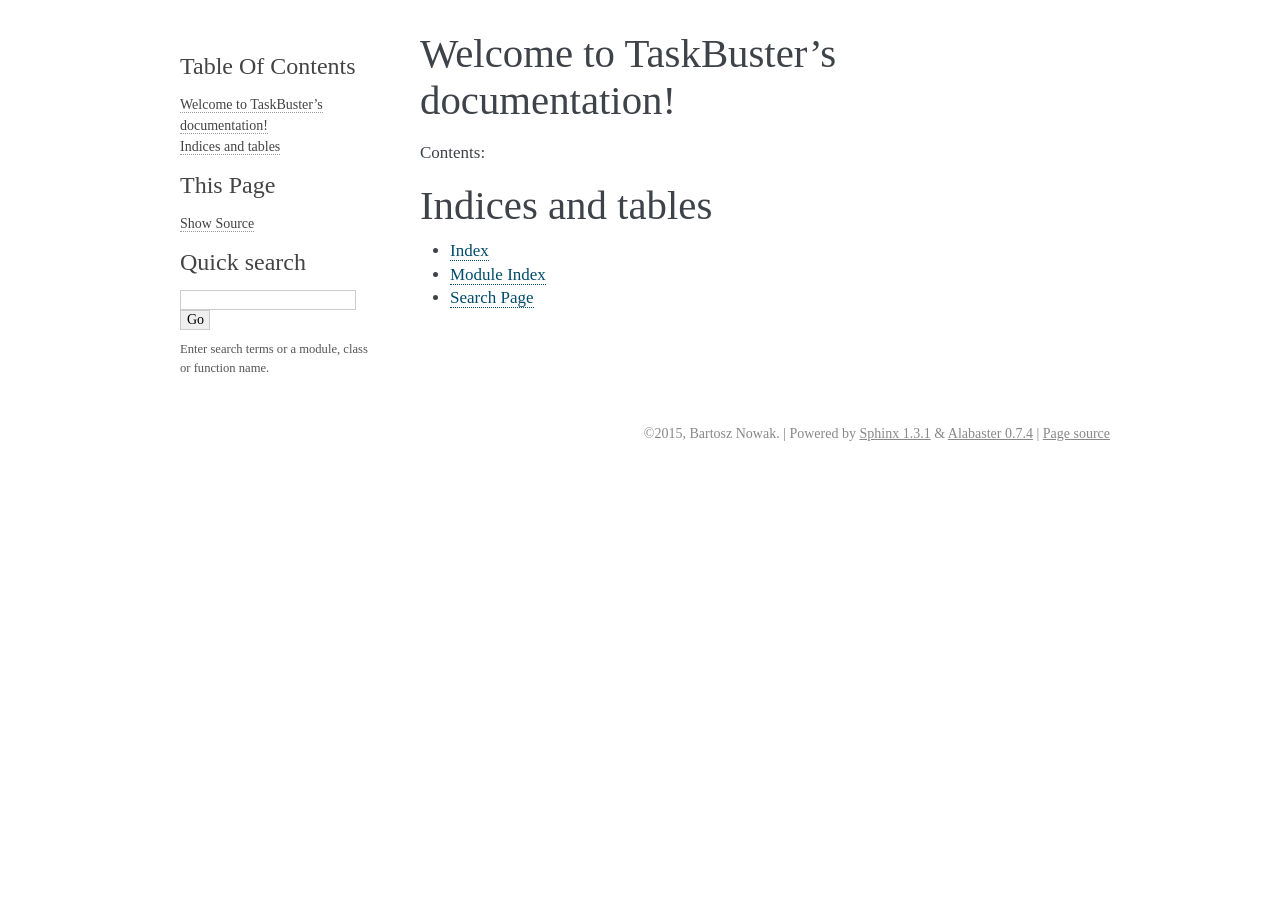
<file: docs/_build/html/index.html>
<!DOCTYPE html PUBLIC "-//W3C//DTD XHTML 1.0 Transitional//EN"
  "http://www.w3.org/TR/xhtml1/DTD/xhtml1-transitional.dtd">


<html xmlns="http://www.w3.org/1999/xhtml">
  <head>
    <meta http-equiv="Content-Type" content="text/html; charset=utf-8" />
    
    <title>Welcome to TaskBuster’s documentation! &mdash; TaskBuster 0.1 documentation</title>
    
    <link rel="stylesheet" href="_static/alabaster.css" type="text/css" />
    <link rel="stylesheet" href="_static/pygments.css" type="text/css" />
    
    <script type="text/javascript">
      var DOCUMENTATION_OPTIONS = {
        URL_ROOT:    './',
        VERSION:     '0.1',
        COLLAPSE_INDEX: false,
        FILE_SUFFIX: '.html',
        HAS_SOURCE:  true
      };
    </script>
    <script type="text/javascript" src="_static/jquery.js"></script>
    <script type="text/javascript" src="_static/underscore.js"></script>
    <script type="text/javascript" src="_static/doctools.js"></script>
    <link rel="top" title="TaskBuster 0.1 documentation" href="#" />
   
  
  <meta name="viewport" content="width=device-width, initial-scale=0.9, maximum-scale=0.9">

  </head>
  <body role="document">
    <div class="related" role="navigation" aria-label="related navigation">
      <h3>Navigation</h3>
      <ul>
        <li class="right" style="margin-right: 10px">
          <a href="genindex.html" title="General Index"
             accesskey="I">index</a></li>
        <li class="nav-item nav-item-0"><a href="#">TaskBuster 0.1 documentation</a> &raquo;</li> 
      </ul>
    </div>  

    <div class="document">
      <div class="documentwrapper">
        <div class="bodywrapper">
          <div class="body" role="main">
            
  <div class="section" id="welcome-to-taskbuster-s-documentation">
<h1>Welcome to TaskBuster&#8217;s documentation!<a class="headerlink" href="#welcome-to-taskbuster-s-documentation" title="Permalink to this headline">¶</a></h1>
<p>Contents:</p>
<div class="toctree-wrapper compound">
<ul class="simple">
</ul>
</div>
</div>
<div class="section" id="indices-and-tables">
<h1>Indices and tables<a class="headerlink" href="#indices-and-tables" title="Permalink to this headline">¶</a></h1>
<ul class="simple">
<li><a class="reference internal" href="genindex.html"><span>Index</span></a></li>
<li><a class="reference internal" href="py-modindex.html"><span>Module Index</span></a></li>
<li><a class="reference internal" href="search.html"><span>Search Page</span></a></li>
</ul>
</div>


          </div>
        </div>
      </div>
      <div class="sphinxsidebar" role="navigation" aria-label="main navigation">
        <div class="sphinxsidebarwrapper">
  <h3><a href="#">Table Of Contents</a></h3>
  <ul>
<li><a class="reference internal" href="#">Welcome to TaskBuster&#8217;s documentation!</a></li>
<li><a class="reference internal" href="#indices-and-tables">Indices and tables</a></li>
</ul>

  <div role="note" aria-label="source link">
    <h3>This Page</h3>
    <ul class="this-page-menu">
      <li><a href="_sources/index.txt"
            rel="nofollow">Show Source</a></li>
    </ul>
   </div>
<div id="searchbox" style="display: none" role="search">
  <h3>Quick search</h3>
    <form class="search" action="search.html" method="get">
      <input type="text" name="q" />
      <input type="submit" value="Go" />
      <input type="hidden" name="check_keywords" value="yes" />
      <input type="hidden" name="area" value="default" />
    </form>
    <p class="searchtip" style="font-size: 90%">
    Enter search terms or a module, class or function name.
    </p>
</div>
<script type="text/javascript">$('#searchbox').show(0);</script>
        </div>
      </div>
      <div class="clearer"></div>
    </div>
    <div class="footer">
      &copy;2015, Bartosz Nowak.
      
      |
      Powered by <a href="http://sphinx-doc.org/">Sphinx 1.3.1</a>
      &amp; <a href="https://github.com/bitprophet/alabaster">Alabaster 0.7.4</a>
      
      |
      <a href="_sources/index.txt"
          rel="nofollow">Page source</a></li>
    </div>

    

    
  </body>
</html>
</file>
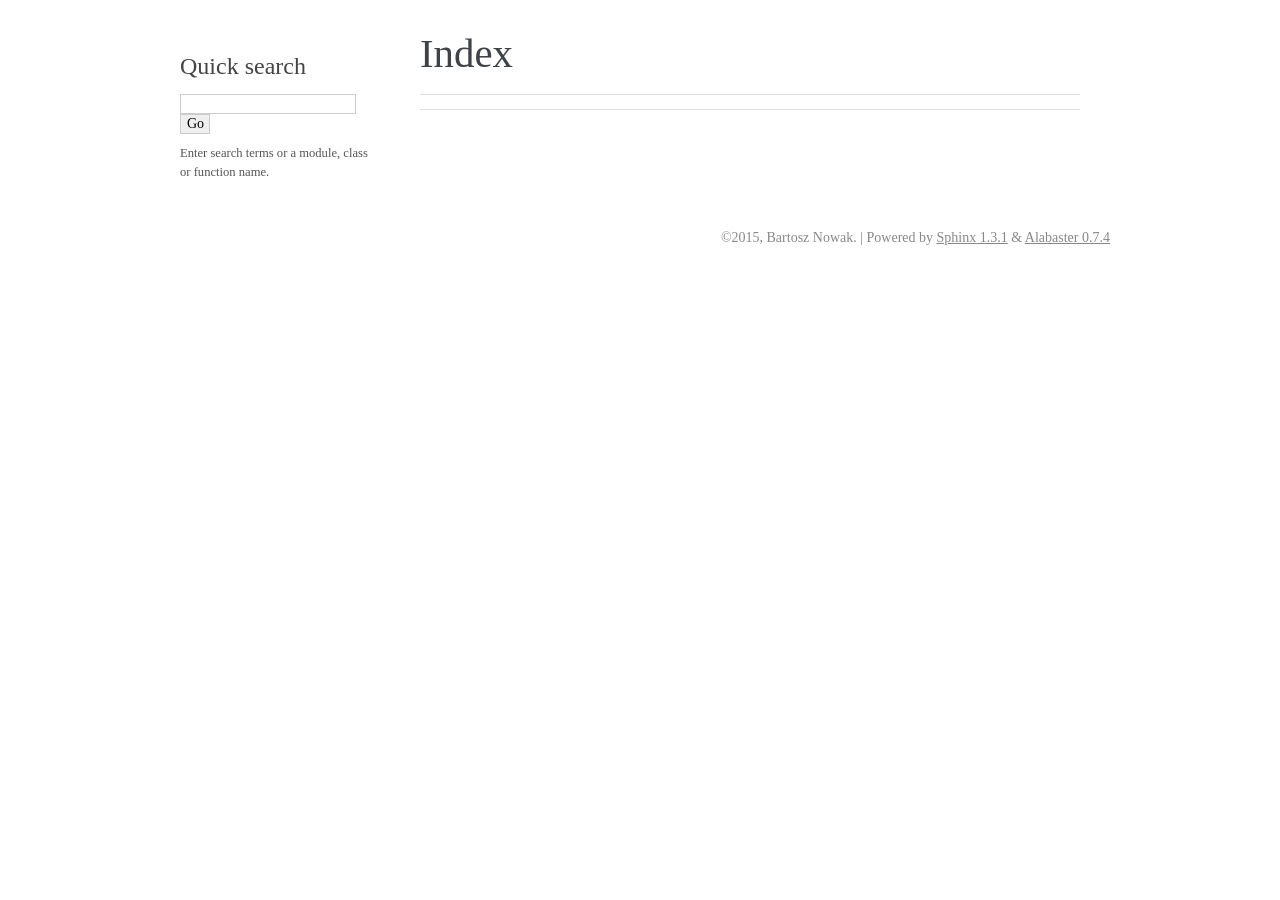
<file: docs/_build/html/genindex.html>
<!DOCTYPE html PUBLIC "-//W3C//DTD XHTML 1.0 Transitional//EN"
  "http://www.w3.org/TR/xhtml1/DTD/xhtml1-transitional.dtd">


<html xmlns="http://www.w3.org/1999/xhtml">
  <head>
    <meta http-equiv="Content-Type" content="text/html; charset=utf-8" />
    
    <title>Index &mdash; TaskBuster 0.1 documentation</title>
    
    <link rel="stylesheet" href="_static/alabaster.css" type="text/css" />
    <link rel="stylesheet" href="_static/pygments.css" type="text/css" />
    
    <script type="text/javascript">
      var DOCUMENTATION_OPTIONS = {
        URL_ROOT:    './',
        VERSION:     '0.1',
        COLLAPSE_INDEX: false,
        FILE_SUFFIX: '.html',
        HAS_SOURCE:  true
      };
    </script>
    <script type="text/javascript" src="_static/jquery.js"></script>
    <script type="text/javascript" src="_static/underscore.js"></script>
    <script type="text/javascript" src="_static/doctools.js"></script>
    <link rel="top" title="TaskBuster 0.1 documentation" href="index.html" />
   
  
  <meta name="viewport" content="width=device-width, initial-scale=0.9, maximum-scale=0.9">

  </head>
  <body role="document">
    <div class="related" role="navigation" aria-label="related navigation">
      <h3>Navigation</h3>
      <ul>
        <li class="right" style="margin-right: 10px">
          <a href="#" title="General Index"
             accesskey="I">index</a></li>
        <li class="nav-item nav-item-0"><a href="index.html">TaskBuster 0.1 documentation</a> &raquo;</li> 
      </ul>
    </div>  

    <div class="document">
      <div class="documentwrapper">
        <div class="bodywrapper">
          <div class="body" role="main">
            

<h1 id="index">Index</h1>

<div class="genindex-jumpbox">
 
</div>


          </div>
        </div>
      </div>
      <div class="sphinxsidebar" role="navigation" aria-label="main navigation">
        <div class="sphinxsidebarwrapper">

   

<div id="searchbox" style="display: none" role="search">
  <h3>Quick search</h3>
    <form class="search" action="search.html" method="get">
      <input type="text" name="q" />
      <input type="submit" value="Go" />
      <input type="hidden" name="check_keywords" value="yes" />
      <input type="hidden" name="area" value="default" />
    </form>
    <p class="searchtip" style="font-size: 90%">
    Enter search terms or a module, class or function name.
    </p>
</div>
<script type="text/javascript">$('#searchbox').show(0);</script>
        </div>
      </div>
      <div class="clearer"></div>
    </div>
    <div class="footer">
      &copy;2015, Bartosz Nowak.
      
      |
      Powered by <a href="http://sphinx-doc.org/">Sphinx 1.3.1</a>
      &amp; <a href="https://github.com/bitprophet/alabaster">Alabaster 0.7.4</a>
      
    </div>

    

    
  </body>
</html>
</file>
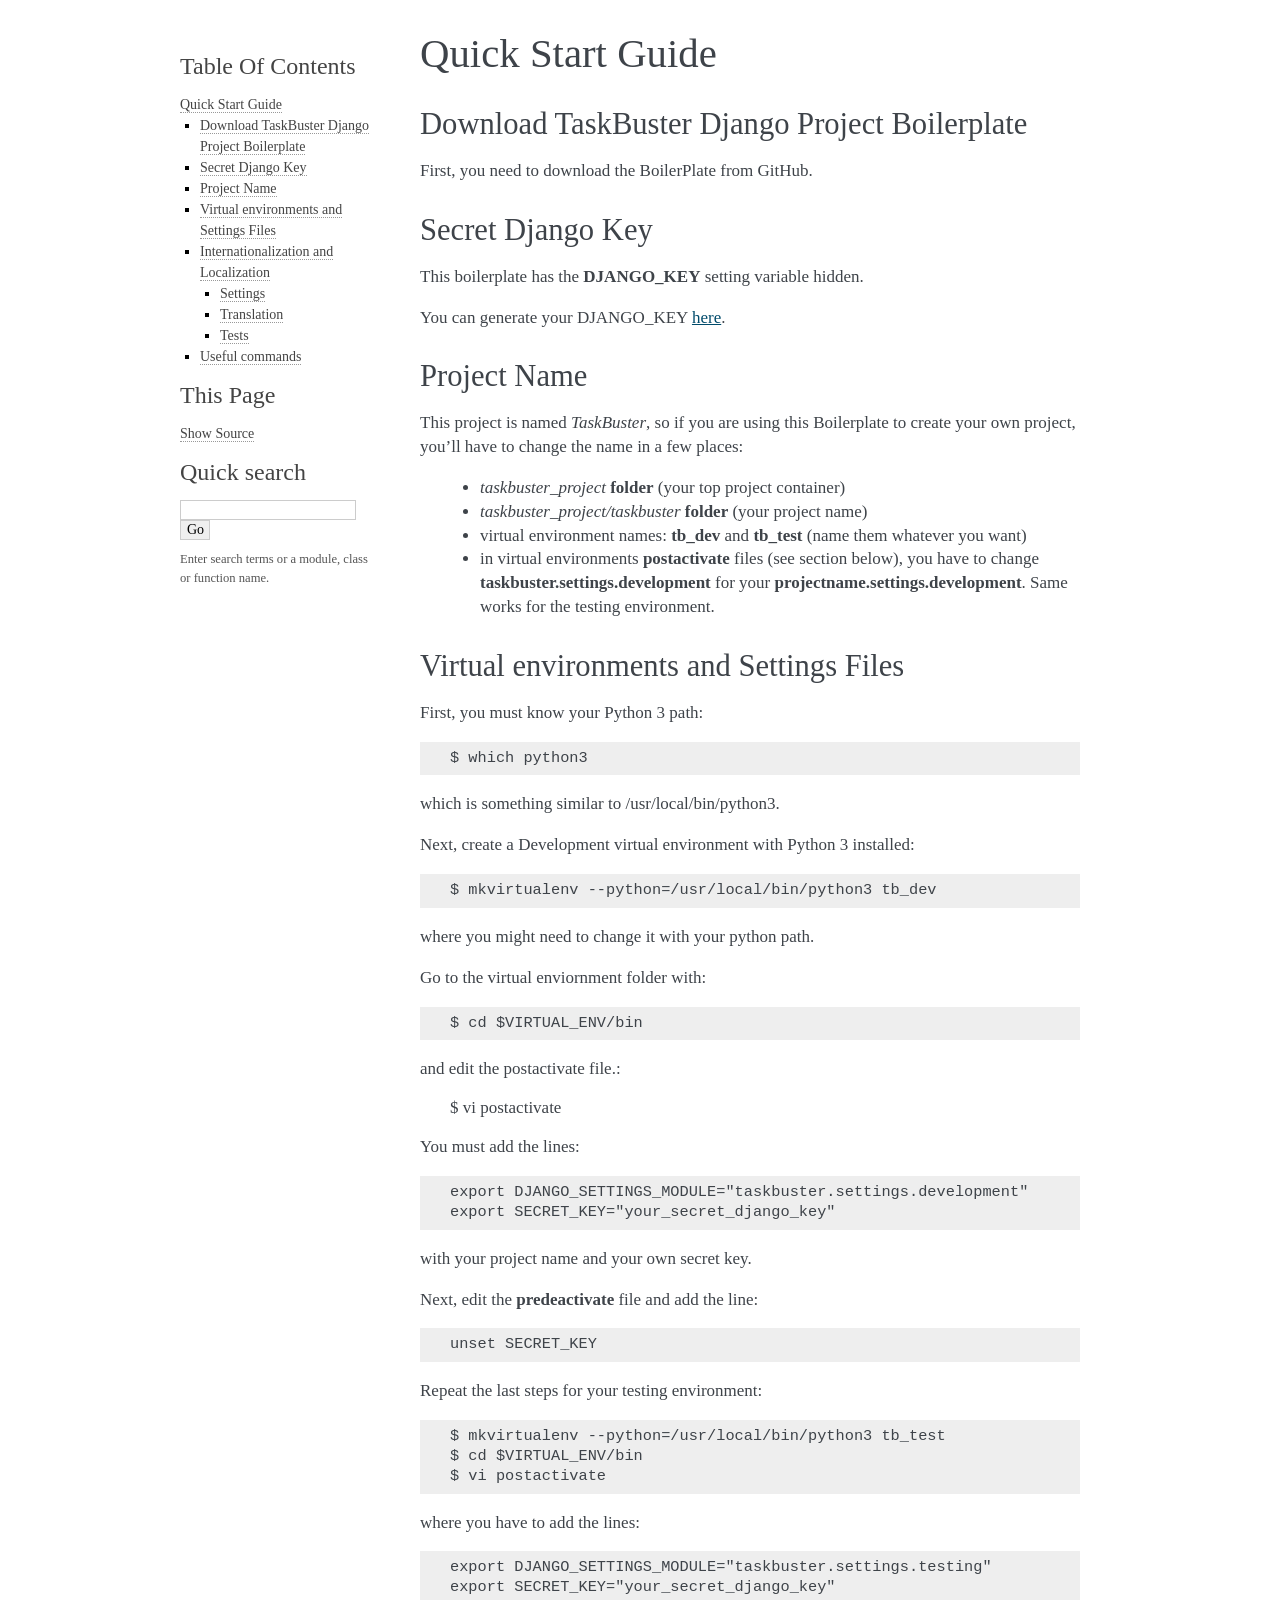
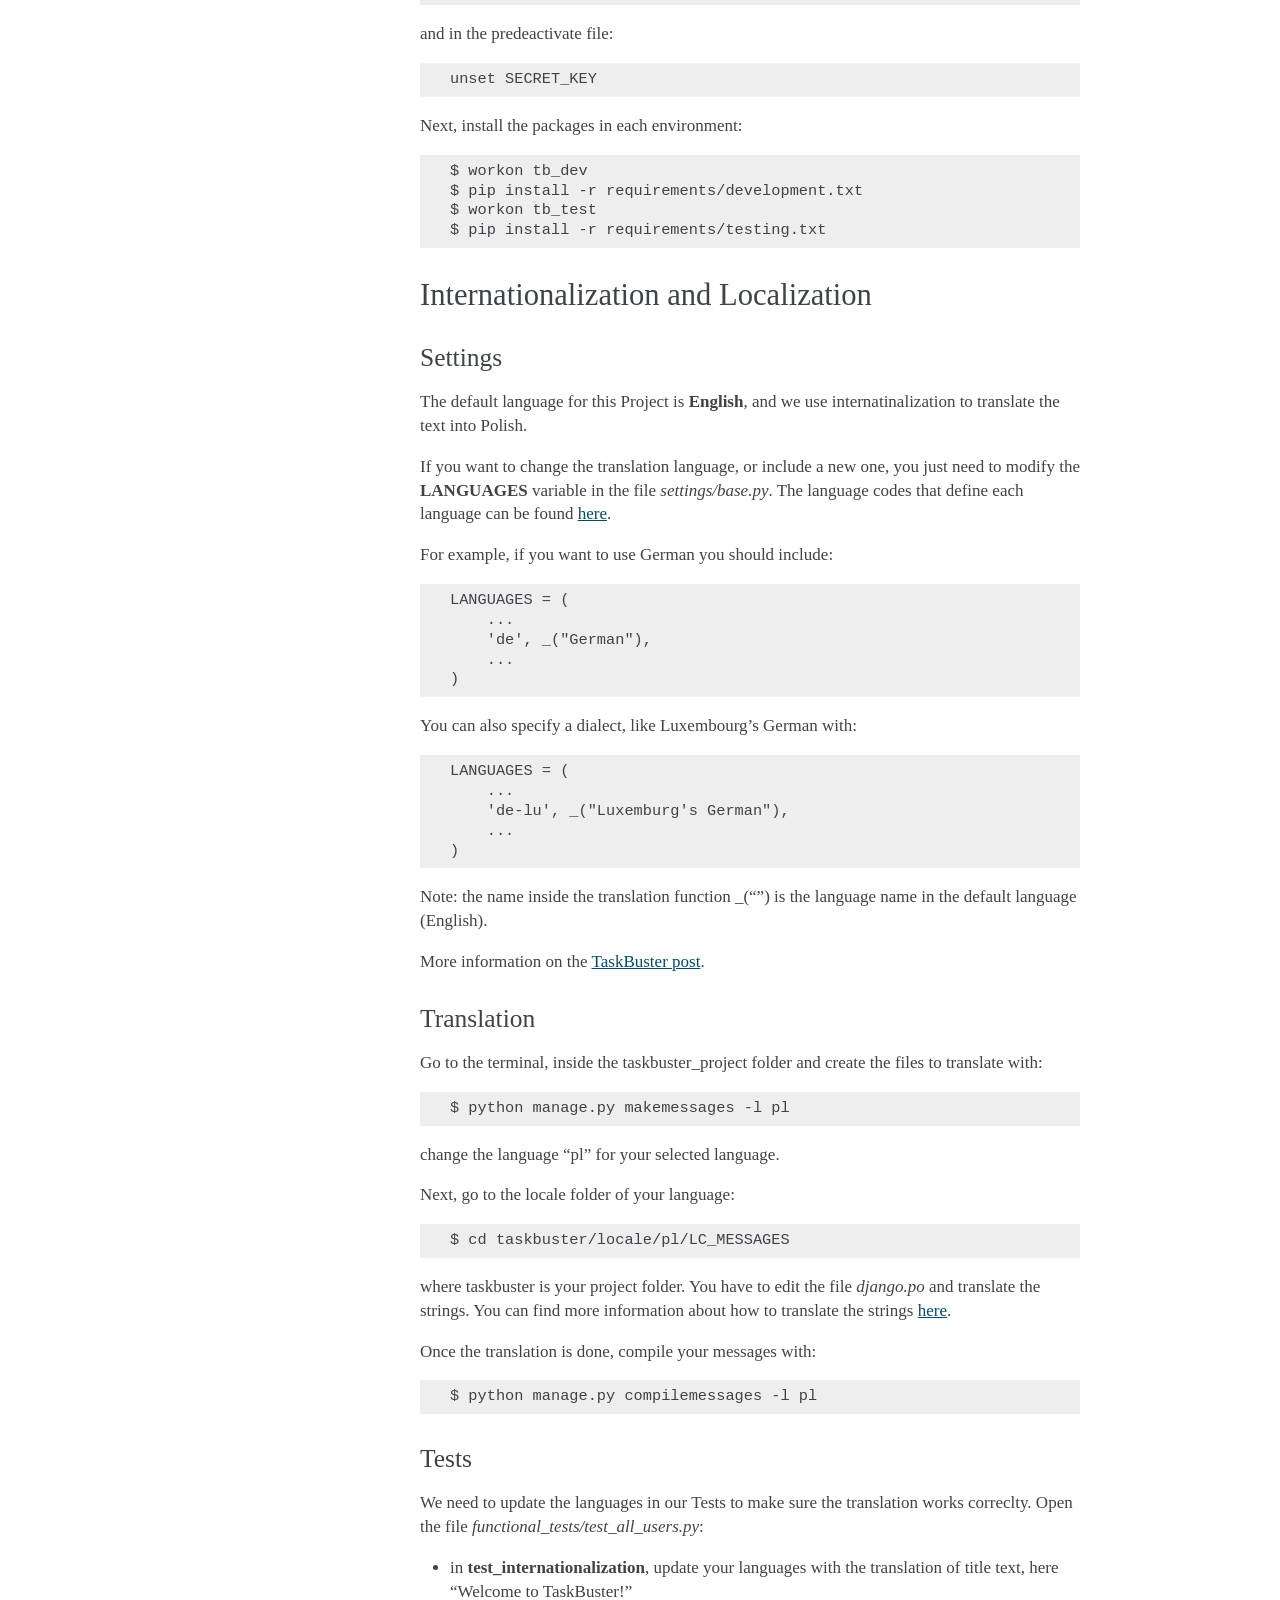
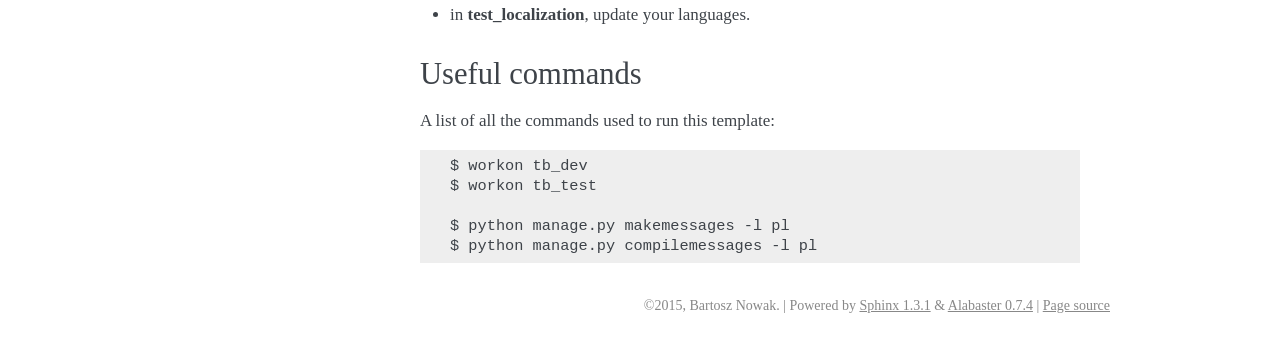
<file: docs/_build/html/quick_start.html>
<!DOCTYPE html PUBLIC "-//W3C//DTD XHTML 1.0 Transitional//EN"
  "http://www.w3.org/TR/xhtml1/DTD/xhtml1-transitional.dtd">


<html xmlns="http://www.w3.org/1999/xhtml">
  <head>
    <meta http-equiv="Content-Type" content="text/html; charset=utf-8" />
    
    <title>Quick Start Guide &mdash; TaskBuster 0.1 documentation</title>
    
    <link rel="stylesheet" href="_static/alabaster.css" type="text/css" />
    <link rel="stylesheet" href="_static/pygments.css" type="text/css" />
    
    <script type="text/javascript">
      var DOCUMENTATION_OPTIONS = {
        URL_ROOT:    './',
        VERSION:     '0.1',
        COLLAPSE_INDEX: false,
        FILE_SUFFIX: '.html',
        HAS_SOURCE:  true
      };
    </script>
    <script type="text/javascript" src="_static/jquery.js"></script>
    <script type="text/javascript" src="_static/underscore.js"></script>
    <script type="text/javascript" src="_static/doctools.js"></script>
    <link rel="top" title="TaskBuster 0.1 documentation" href="index.html" />
   
  
  <meta name="viewport" content="width=device-width, initial-scale=0.9, maximum-scale=0.9">

  </head>
  <body role="document">
    <div class="related" role="navigation" aria-label="related navigation">
      <h3>Navigation</h3>
      <ul>
        <li class="right" style="margin-right: 10px">
          <a href="genindex.html" title="General Index"
             accesskey="I">index</a></li>
        <li class="nav-item nav-item-0"><a href="index.html">TaskBuster 0.1 documentation</a> &raquo;</li> 
      </ul>
    </div>  

    <div class="document">
      <div class="documentwrapper">
        <div class="bodywrapper">
          <div class="body" role="main">
            
  <div class="section" id="quick-start-guide">
<h1>Quick Start Guide<a class="headerlink" href="#quick-start-guide" title="Permalink to this headline">¶</a></h1>
<div class="section" id="download-taskbuster-django-project-boilerplate">
<h2>Download TaskBuster Django Project Boilerplate<a class="headerlink" href="#download-taskbuster-django-project-boilerplate" title="Permalink to this headline">¶</a></h2>
<p>First, you need to download the BoilerPlate from GitHub.</p>
</div>
<div class="section" id="secret-django-key">
<h2>Secret Django Key<a class="headerlink" href="#secret-django-key" title="Permalink to this headline">¶</a></h2>
<p>This boilerplate has the <strong>DJANGO_KEY</strong> setting variable hidden.</p>
<p>You can generate your DJANGO_KEY <a href="http://www.miniwebtool.com/django-secret-key-generator"
target="_blank">here</a>.</p>
</div>
<div class="section" id="project-name">
<h2>Project Name<a class="headerlink" href="#project-name" title="Permalink to this headline">¶</a></h2>
<p>This project is named <em>TaskBuster</em>, so if you are using this
Boilerplate to create your own project, you&#8217;ll have to change
the name in a few places:</p>
<blockquote>
<div><ul class="simple">
<li><em>taskbuster_project</em> <strong>folder</strong> (your top project container)</li>
<li><em>taskbuster_project/taskbuster</em> <strong>folder</strong> (your project name)</li>
<li>virtual environment names: <strong>tb_dev</strong> and <strong>tb_test</strong> (name them whatever you want)</li>
<li>in virtual environments <strong>postactivate</strong> files (see section below), you have to change <strong>taskbuster.settings.development</strong> for your <strong>projectname.settings.development</strong>. Same works for the testing environment.</li>
</ul>
</div></blockquote>
</div>
<div class="section" id="virtual-environments-and-settings-files">
<h2>Virtual environments and Settings Files<a class="headerlink" href="#virtual-environments-and-settings-files" title="Permalink to this headline">¶</a></h2>
<p>First, you must know your Python 3 path:</p>
<div class="highlight-python"><div class="highlight"><pre>$ which python3
</pre></div>
</div>
<p>which is something similar to /usr/local/bin/python3.</p>
<p>Next, create a Development virtual environment with Python 3 installed:</p>
<div class="highlight-python"><div class="highlight"><pre>$ mkvirtualenv --python=/usr/local/bin/python3 tb_dev
</pre></div>
</div>
<p>where you might need to change it with your python path.</p>
<p>Go to the virtual enviornment folder with:</p>
<div class="highlight-python"><div class="highlight"><pre>$ cd $VIRTUAL_ENV/bin
</pre></div>
</div>
<p>and edit the postactivate file.:</p>
<blockquote>
<div>$ vi postactivate</div></blockquote>
<p>You must add the lines:</p>
<div class="highlight-python"><div class="highlight"><pre>export DJANGO_SETTINGS_MODULE=&quot;taskbuster.settings.development&quot;
export SECRET_KEY=&quot;your_secret_django_key&quot;
</pre></div>
</div>
<p>with your project name and your own secret key.</p>
<p>Next, edit the <strong>predeactivate</strong> file and add the line:</p>
<div class="highlight-python"><div class="highlight"><pre>unset SECRET_KEY
</pre></div>
</div>
<p>Repeat the last steps for your testing environment:</p>
<div class="highlight-python"><div class="highlight"><pre>$ mkvirtualenv --python=/usr/local/bin/python3 tb_test
$ cd $VIRTUAL_ENV/bin
$ vi postactivate
</pre></div>
</div>
<p>where you have to add the lines:</p>
<div class="highlight-python"><div class="highlight"><pre>export DJANGO_SETTINGS_MODULE=&quot;taskbuster.settings.testing&quot;
export SECRET_KEY=&quot;your_secret_django_key&quot;
</pre></div>
</div>
<p>and in the predeactivate file:</p>
<div class="highlight-python"><div class="highlight"><pre>unset SECRET_KEY
</pre></div>
</div>
<p>Next, install the packages in each environment:</p>
<div class="highlight-python"><div class="highlight"><pre>$ workon tb_dev
$ pip install -r requirements/development.txt
$ workon tb_test
$ pip install -r requirements/testing.txt
</pre></div>
</div>
</div>
<div class="section" id="internationalization-and-localization">
<h2>Internationalization and Localization<a class="headerlink" href="#internationalization-and-localization" title="Permalink to this headline">¶</a></h2>
<div class="section" id="settings">
<h3>Settings<a class="headerlink" href="#settings" title="Permalink to this headline">¶</a></h3>
<p>The default language for this Project is <strong>English</strong>, and we use internatinalization to translate the text into Polish.</p>
<p>If you want to change the translation language, or include a new one, you just need to modify the <strong>LANGUAGES</strong> variable in the file <em>settings/base.py</em>. The language codes that define each language can be found <a href="http://msdn.microsoft.com/en-us/library/ms533052(v=vs.85).aspx" target="_blank">here</a>.</p>
<p>For example, if you want to use German you should include:</p>
<div class="highlight-python"><div class="highlight"><pre>LANGUAGES = (
    ...
    &#39;de&#39;, _(&quot;German&quot;),
    ...
)
</pre></div>
</div>
<p>You can also specify a dialect, like Luxembourg&#8217;s German with:</p>
<div class="highlight-python"><div class="highlight"><pre>LANGUAGES = (
    ...
    &#39;de-lu&#39;, _(&quot;Luxemburg&#39;s German&quot;),
    ...
)
</pre></div>
</div>
<p>Note: the name inside the translation function _(&#8220;&#8221;) is the language name in the default language (English).</p>
<p>More information on the <a href="http://marinamele.com/taskbuster-django-tutorial/internationalization-localization-languages-time-zones" target="_blank">TaskBuster post</a>.</p>
</div>
<div class="section" id="translation">
<h3>Translation<a class="headerlink" href="#translation" title="Permalink to this headline">¶</a></h3>
<p>Go to the terminal, inside the taskbuster_project folder and create the files to translate with:</p>
<div class="highlight-python"><div class="highlight"><pre>$ python manage.py makemessages -l pl
</pre></div>
</div>
<p>change the language &#8220;pl&#8221; for your selected language.</p>
<p>Next, go to the locale folder of your language:</p>
<div class="highlight-python"><div class="highlight"><pre>$ cd taskbuster/locale/pl/LC_MESSAGES
</pre></div>
</div>
<p>where taskbuster is your project folder. You have to edit the file <em>django.po</em> and translate the strings. You can find more information about how to translate the strings <a href="http://marinamele.com/taskbuster-django-tutorial/internationalization-localization-languages-time-zones#inter-translation" target="_blank">here</a>.</p>
<p>Once the translation is done, compile your messages with:</p>
<div class="highlight-python"><div class="highlight"><pre>$ python manage.py compilemessages -l pl
</pre></div>
</div>
</div>
<div class="section" id="tests">
<h3>Tests<a class="headerlink" href="#tests" title="Permalink to this headline">¶</a></h3>
<p>We need to update the languages in our Tests to make sure the translation works correclty. Open the file <em>functional_tests/test_all_users.py</em>:</p>
<ul class="simple">
<li>in <strong>test_internationalization</strong>, update your languages with the translation of title text, here &#8220;Welcome to TaskBuster!&#8221;</li>
<li>in <strong>test_localization</strong>, update your languages.</li>
</ul>
</div>
</div>
<div class="section" id="useful-commands">
<h2>Useful commands<a class="headerlink" href="#useful-commands" title="Permalink to this headline">¶</a></h2>
<p>A list of all the commands used to run this template:</p>
<div class="highlight-python"><div class="highlight"><pre>$ workon tb_dev
$ workon tb_test

$ python manage.py makemessages -l pl
$ python manage.py compilemessages -l pl
</pre></div>
</div>
</div>
</div>


          </div>
        </div>
      </div>
      <div class="sphinxsidebar" role="navigation" aria-label="main navigation">
        <div class="sphinxsidebarwrapper">
  <h3><a href="index.html">Table Of Contents</a></h3>
  <ul>
<li><a class="reference internal" href="#">Quick Start Guide</a><ul>
<li><a class="reference internal" href="#download-taskbuster-django-project-boilerplate">Download TaskBuster Django Project Boilerplate</a></li>
<li><a class="reference internal" href="#secret-django-key">Secret Django Key</a></li>
<li><a class="reference internal" href="#project-name">Project Name</a></li>
<li><a class="reference internal" href="#virtual-environments-and-settings-files">Virtual environments and Settings Files</a></li>
<li><a class="reference internal" href="#internationalization-and-localization">Internationalization and Localization</a><ul>
<li><a class="reference internal" href="#settings">Settings</a></li>
<li><a class="reference internal" href="#translation">Translation</a></li>
<li><a class="reference internal" href="#tests">Tests</a></li>
</ul>
</li>
<li><a class="reference internal" href="#useful-commands">Useful commands</a></li>
</ul>
</li>
</ul>

  <div role="note" aria-label="source link">
    <h3>This Page</h3>
    <ul class="this-page-menu">
      <li><a href="_sources/quick_start.txt"
            rel="nofollow">Show Source</a></li>
    </ul>
   </div>
<div id="searchbox" style="display: none" role="search">
  <h3>Quick search</h3>
    <form class="search" action="search.html" method="get">
      <input type="text" name="q" />
      <input type="submit" value="Go" />
      <input type="hidden" name="check_keywords" value="yes" />
      <input type="hidden" name="area" value="default" />
    </form>
    <p class="searchtip" style="font-size: 90%">
    Enter search terms or a module, class or function name.
    </p>
</div>
<script type="text/javascript">$('#searchbox').show(0);</script>
        </div>
      </div>
      <div class="clearer"></div>
    </div>
    <div class="footer">
      &copy;2015, Bartosz Nowak.
      
      |
      Powered by <a href="http://sphinx-doc.org/">Sphinx 1.3.1</a>
      &amp; <a href="https://github.com/bitprophet/alabaster">Alabaster 0.7.4</a>
      
      |
      <a href="_sources/quick_start.txt"
          rel="nofollow">Page source</a></li>
    </div>

    

    
  </body>
</html>
</file>
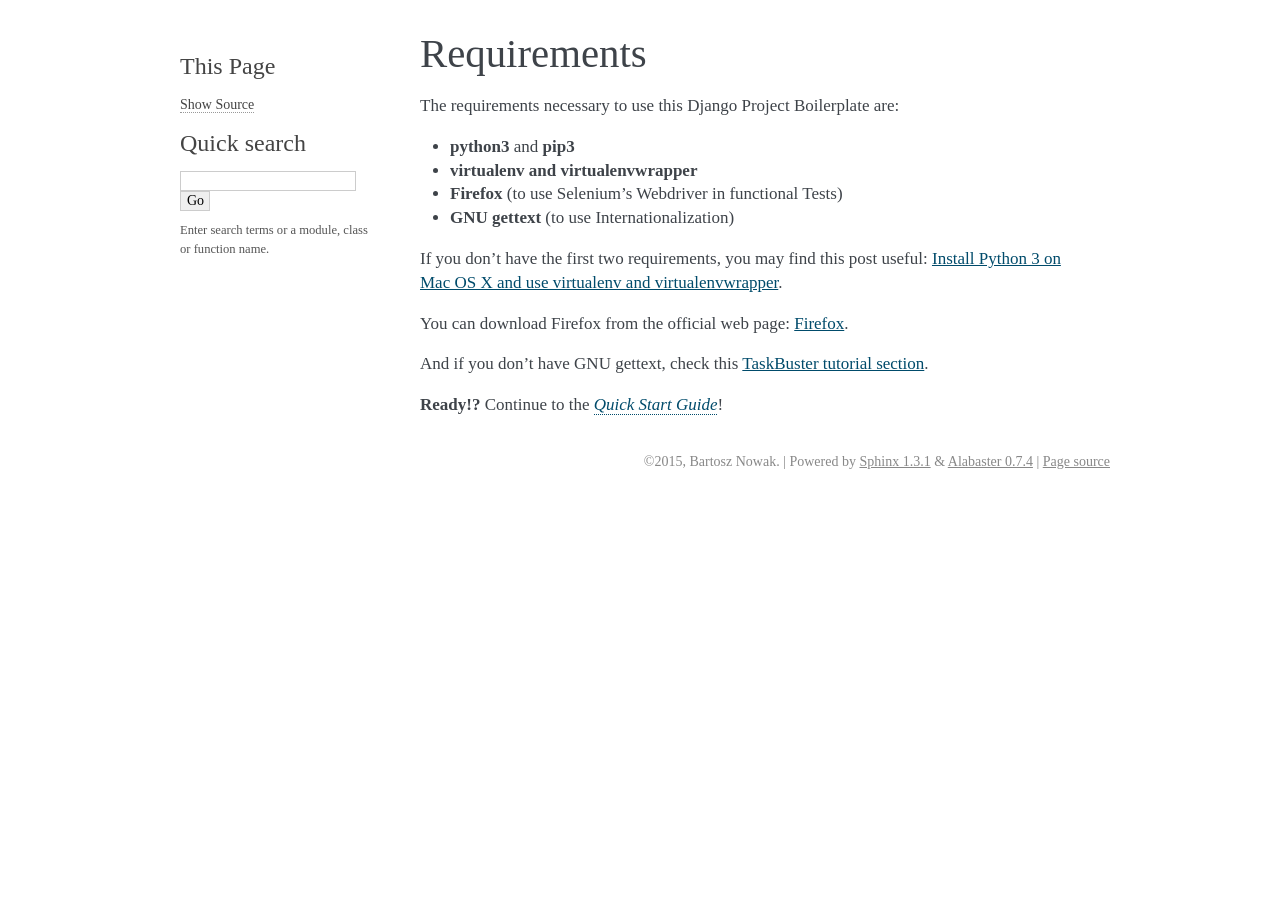
<file: docs/_build/html/requirements.html>
<!DOCTYPE html PUBLIC "-//W3C//DTD XHTML 1.0 Transitional//EN"
  "http://www.w3.org/TR/xhtml1/DTD/xhtml1-transitional.dtd">


<html xmlns="http://www.w3.org/1999/xhtml">
  <head>
    <meta http-equiv="Content-Type" content="text/html; charset=utf-8" />
    
    <title>Requirements &mdash; TaskBuster 0.1 documentation</title>
    
    <link rel="stylesheet" href="_static/alabaster.css" type="text/css" />
    <link rel="stylesheet" href="_static/pygments.css" type="text/css" />
    
    <script type="text/javascript">
      var DOCUMENTATION_OPTIONS = {
        URL_ROOT:    './',
        VERSION:     '0.1',
        COLLAPSE_INDEX: false,
        FILE_SUFFIX: '.html',
        HAS_SOURCE:  true
      };
    </script>
    <script type="text/javascript" src="_static/jquery.js"></script>
    <script type="text/javascript" src="_static/underscore.js"></script>
    <script type="text/javascript" src="_static/doctools.js"></script>
    <link rel="top" title="TaskBuster 0.1 documentation" href="index.html" />
   
  
  <meta name="viewport" content="width=device-width, initial-scale=0.9, maximum-scale=0.9">

  </head>
  <body role="document">
    <div class="related" role="navigation" aria-label="related navigation">
      <h3>Navigation</h3>
      <ul>
        <li class="right" style="margin-right: 10px">
          <a href="genindex.html" title="General Index"
             accesskey="I">index</a></li>
        <li class="nav-item nav-item-0"><a href="index.html">TaskBuster 0.1 documentation</a> &raquo;</li> 
      </ul>
    </div>  

    <div class="document">
      <div class="documentwrapper">
        <div class="bodywrapper">
          <div class="body" role="main">
            
  <div class="section" id="requirements">
<h1>Requirements<a class="headerlink" href="#requirements" title="Permalink to this headline">¶</a></h1>
<p>The requirements necessary to use this Django Project Boilerplate are:</p>
<ul class="simple">
<li><strong>python3</strong> and <strong>pip3</strong></li>
<li><strong>virtualenv and virtualenvwrapper</strong></li>
<li><strong>Firefox</strong> (to use Selenium&#8217;s Webdriver in functional Tests)</li>
<li><strong>GNU gettext</strong> (to use Internationalization)</li>
</ul>
<p>If you don&#8217;t have the first two requirements, you may find this
post useful: <a href="http://www.marinamele.com/2014/07/install-python3-on-mac-os-x-and-use-virtualenv-and-virtualenvwrapper.html" target="_blank">Install Python 3 on Mac OS X and use virtualenv and virtualenvwrapper</a>.</p>
<p>You can download Firefox from the official web page: <a href="https://www.mozilla.org" target="_blank">Firefox</a>.</p>
<p>And if you don&#8217;t have GNU gettext, check this <a href="http://marinamele.com/taskbuster-django-tutorial/internationalization-localization-languages-time-zones" target="_blank">TaskBuster tutorial section</a>.</p>
<p><strong>Ready!?</strong> Continue to the <a class="reference internal" href="quick_start.html"><em>Quick Start Guide</em></a>!</p>
</div>


          </div>
        </div>
      </div>
      <div class="sphinxsidebar" role="navigation" aria-label="main navigation">
        <div class="sphinxsidebarwrapper">
  <div role="note" aria-label="source link">
    <h3>This Page</h3>
    <ul class="this-page-menu">
      <li><a href="_sources/requirements.txt"
            rel="nofollow">Show Source</a></li>
    </ul>
   </div>
<div id="searchbox" style="display: none" role="search">
  <h3>Quick search</h3>
    <form class="search" action="search.html" method="get">
      <input type="text" name="q" />
      <input type="submit" value="Go" />
      <input type="hidden" name="check_keywords" value="yes" />
      <input type="hidden" name="area" value="default" />
    </form>
    <p class="searchtip" style="font-size: 90%">
    Enter search terms or a module, class or function name.
    </p>
</div>
<script type="text/javascript">$('#searchbox').show(0);</script>
        </div>
      </div>
      <div class="clearer"></div>
    </div>
    <div class="footer">
      &copy;2015, Bartosz Nowak.
      
      |
      Powered by <a href="http://sphinx-doc.org/">Sphinx 1.3.1</a>
      &amp; <a href="https://github.com/bitprophet/alabaster">Alabaster 0.7.4</a>
      
      |
      <a href="_sources/requirements.txt"
          rel="nofollow">Page source</a></li>
    </div>

    

    
  </body>
</html>
</file>
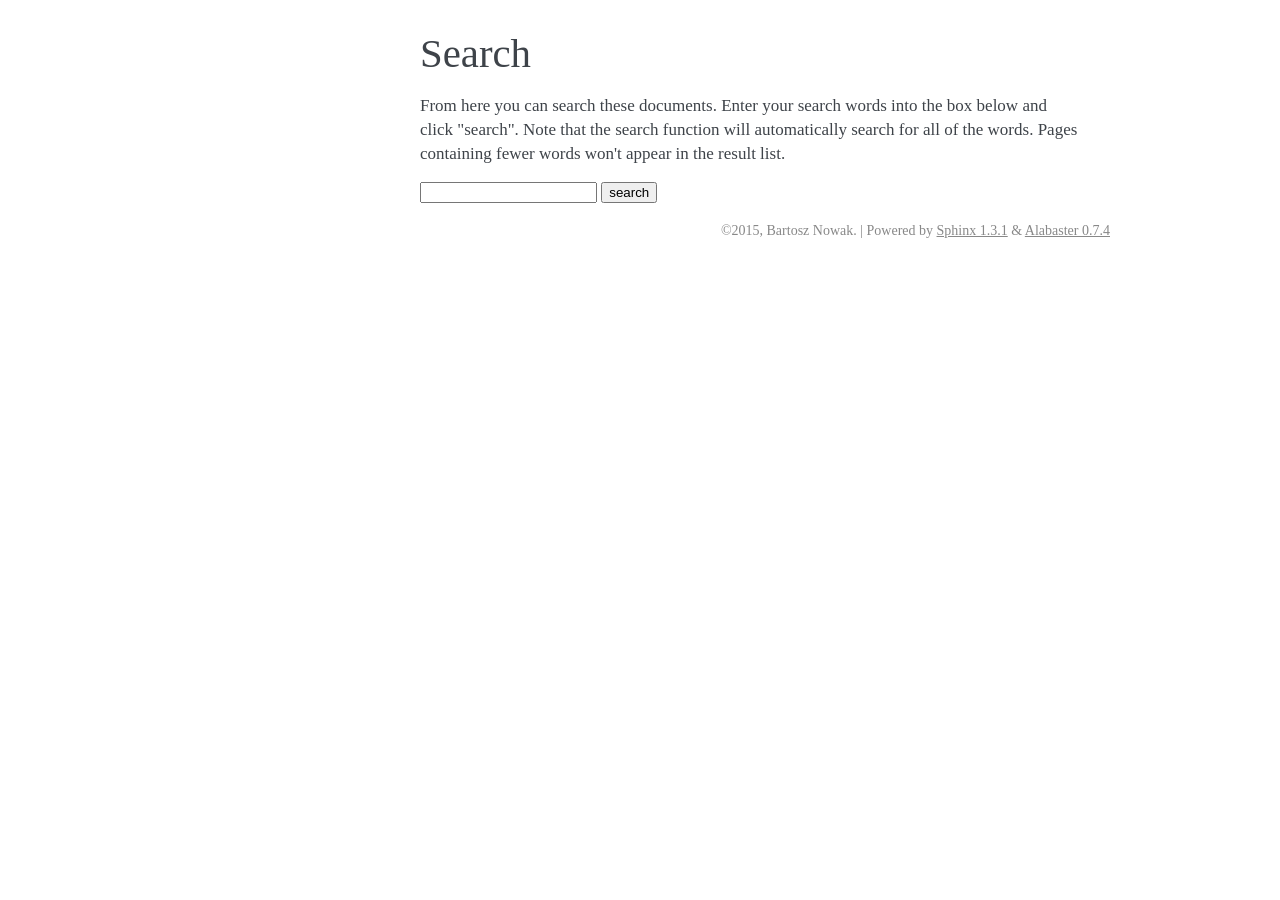
<file: docs/_build/html/search.html>
<!DOCTYPE html PUBLIC "-//W3C//DTD XHTML 1.0 Transitional//EN"
  "http://www.w3.org/TR/xhtml1/DTD/xhtml1-transitional.dtd">


<html xmlns="http://www.w3.org/1999/xhtml">
  <head>
    <meta http-equiv="Content-Type" content="text/html; charset=utf-8" />
    
    <title>Search &mdash; TaskBuster 0.1 documentation</title>
    
    <link rel="stylesheet" href="_static/alabaster.css" type="text/css" />
    <link rel="stylesheet" href="_static/pygments.css" type="text/css" />
    
    <script type="text/javascript">
      var DOCUMENTATION_OPTIONS = {
        URL_ROOT:    './',
        VERSION:     '0.1',
        COLLAPSE_INDEX: false,
        FILE_SUFFIX: '.html',
        HAS_SOURCE:  true
      };
    </script>
    <script type="text/javascript" src="_static/jquery.js"></script>
    <script type="text/javascript" src="_static/underscore.js"></script>
    <script type="text/javascript" src="_static/doctools.js"></script>
    <script type="text/javascript" src="_static/searchtools.js"></script>
    <link rel="top" title="TaskBuster 0.1 documentation" href="index.html" />
  <script type="text/javascript">
    jQuery(function() { Search.loadIndex("searchindex.js"); });
  </script>
  
  <script type="text/javascript" id="searchindexloader"></script>
  
   
  
  <meta name="viewport" content="width=device-width, initial-scale=0.9, maximum-scale=0.9">


  </head>
  <body role="document">
    <div class="related" role="navigation" aria-label="related navigation">
      <h3>Navigation</h3>
      <ul>
        <li class="right" style="margin-right: 10px">
          <a href="genindex.html" title="General Index"
             accesskey="I">index</a></li>
        <li class="nav-item nav-item-0"><a href="index.html">TaskBuster 0.1 documentation</a> &raquo;</li> 
      </ul>
    </div>  

    <div class="document">
      <div class="documentwrapper">
        <div class="bodywrapper">
          <div class="body" role="main">
            
  <h1 id="search-documentation">Search</h1>
  <div id="fallback" class="admonition warning">
  <script type="text/javascript">$('#fallback').hide();</script>
  <p>
    Please activate JavaScript to enable the search
    functionality.
  </p>
  </div>
  <p>
    From here you can search these documents. Enter your search
    words into the box below and click "search". Note that the search
    function will automatically search for all of the words. Pages
    containing fewer words won't appear in the result list.
  </p>
  <form action="" method="get">
    <input type="text" name="q" value="" />
    <input type="submit" value="search" />
    <span id="search-progress" style="padding-left: 10px"></span>
  </form>
  
  <div id="search-results">
  
  </div>

          </div>
        </div>
      </div>
      <div class="sphinxsidebar" role="navigation" aria-label="main navigation">
        <div class="sphinxsidebarwrapper">
        </div>
      </div>
      <div class="clearer"></div>
    </div>
    <div class="footer">
      &copy;2015, Bartosz Nowak.
      
      |
      Powered by <a href="http://sphinx-doc.org/">Sphinx 1.3.1</a>
      &amp; <a href="https://github.com/bitprophet/alabaster">Alabaster 0.7.4</a>
      
    </div>

    

    
  </body>
</html>
</file>
<file: docs/_build/html/_static/alabaster.css>
@import url("basic.css");

/* -- page layout ----------------------------------------------------------- */

body {
    font-family: 'goudy old style', 'minion pro', 'bell mt', Georgia, 'Hiragino Mincho Pro', serif;
    font-size: 17px;
    background-color: white;
    color: #000;
    margin: 0;
    padding: 0;
}

div.document {
    width: 940px;
    margin: 30px auto 0 auto;
}

div.documentwrapper {
    float: left;
    width: 100%;
}

div.bodywrapper {
    margin: 0 0 0 220px;
}

div.sphinxsidebar {
    width: 220px;
}

hr {
    border: 1px solid #B1B4B6;
}

div.body {
    background-color: #ffffff;
    color: #3E4349;
    padding: 0 30px 0 30px;
}

div.footer {
    width: 940px;
    margin: 20px auto 30px auto;
    font-size: 14px;
    color: #888;
    text-align: right;
}

div.footer a {
    color: #888;
}

div.related {
    display: none;
}

div.sphinxsidebar a {
    color: #444;
    text-decoration: none;
    border-bottom: 1px dotted #999;
}

div.sphinxsidebar a:hover {
    border-bottom: 1px solid #999;
}

div.sphinxsidebar {
    font-size: 14px;
    line-height: 1.5;
}

div.sphinxsidebarwrapper {
    padding: 18px 10px;
}

div.sphinxsidebarwrapper p.logo {
    padding: 0;
    margin: -10px 0 0 0px;
    text-align: center;
}

div.sphinxsidebarwrapper h1.logo {
    margin-top: -10px;
    text-align: center;
    margin-bottom: 5px;
    text-align: left;
}

div.sphinxsidebarwrapper h1.logo-name {
    margin-top: 0px;
}

div.sphinxsidebarwrapper p.blurb {
    margin-top: 0;
    font-style: normal;
}

div.sphinxsidebar h3,
div.sphinxsidebar h4 {
    font-family: 'Garamond', 'Georgia', serif;
    color: #444;
    font-size: 24px;
    font-weight: normal;
    margin: 0 0 5px 0;
    padding: 0;
}

div.sphinxsidebar h4 {
    font-size: 20px;
}

div.sphinxsidebar h3 a {
    color: #444;
}

div.sphinxsidebar p.logo a,
div.sphinxsidebar h3 a,
div.sphinxsidebar p.logo a:hover,
div.sphinxsidebar h3 a:hover {
    border: none;
}

div.sphinxsidebar p {
    color: #555;
    margin: 10px 0;
}

div.sphinxsidebar ul {
    margin: 10px 0;
    padding: 0;
    color: #000;
}

div.sphinxsidebar ul li.toctree-l1 > a {
    font-size: 120%;
}

div.sphinxsidebar ul li.toctree-l2 > a {
    font-size: 110%;
}

div.sphinxsidebar input {
    border: 1px solid #CCC;
    font-family: 'goudy old style', 'minion pro', 'bell mt', Georgia, 'Hiragino Mincho Pro', serif;
    font-size: 1em;
}

div.sphinxsidebar hr {
    border: none;
    height: 1px;
    color: #999;
    background: #999;

    text-align: left;
    margin-left: 0;
    width: 50%;
}

/* -- body styles ----------------------------------------------------------- */

a {
    color: #004B6B;
    text-decoration: underline;
}

a:hover {
    color: #6D4100;
    text-decoration: underline;
}

div.body h1,
div.body h2,
div.body h3,
div.body h4,
div.body h5,
div.body h6 {
    font-family: 'Garamond', 'Georgia', serif;
    font-weight: normal;
    margin: 30px 0px 10px 0px;
    padding: 0;
}

div.body h1 { margin-top: 0; padding-top: 0; font-size: 240%; }
div.body h2 { font-size: 180%; }
div.body h3 { font-size: 150%; }
div.body h4 { font-size: 130%; }
div.body h5 { font-size: 100%; }
div.body h6 { font-size: 100%; }

a.headerlink {
    color: #DDD;
    padding: 0 4px;
    text-decoration: none;
}

a.headerlink:hover {
    color: #444;
    background: #EAEAEA;
}

div.body p, div.body dd, div.body li {
    line-height: 1.4em;
}

div.admonition {
    margin: 20px 0px;
    padding: 10px 30px;
    background-color: #FCC;
    border: 1px solid #FAA;
}

div.admonition tt.xref, div.admonition a tt {
    border-bottom: 1px solid #fafafa;
}

dd div.admonition {
    margin-left: -60px;
    padding-left: 60px;
}

div.admonition p.admonition-title {
    font-family: 'Garamond', 'Georgia', serif;
    font-weight: normal;
    font-size: 24px;
    margin: 0 0 10px 0;
    padding: 0;
    line-height: 1;
}

div.admonition p.last {
    margin-bottom: 0;
}

div.highlight {
    background-color: white;
}

dt:target, .highlight {
    background: #FAF3E8;
}

div.note {
    background-color: #EEE;
    border: 1px solid #CCC;
}

div.seealso {
    background-color: #EEE;
    border: 1px solid #CCC;
}

div.topic {
    background-color: #eee;
}

p.admonition-title {
    display: inline;
}

p.admonition-title:after {
    content: ":";
}

pre, tt, code {
    font-family: 'Consolas', 'Menlo', 'Deja Vu Sans Mono', 'Bitstream Vera Sans Mono', monospace;
    font-size: 0.9em;
}

.hll {
    background-color: #FFC;
    margin: 0 -12px;
    padding: 0 12px;
    display: block;
}

img.screenshot {
}

tt.descname, tt.descclassname, code.descname, code.descclassname {
    font-size: 0.95em;
}

tt.descname, code.descname {
    padding-right: 0.08em;
}

img.screenshot {
    -moz-box-shadow: 2px 2px 4px #eee;
    -webkit-box-shadow: 2px 2px 4px #eee;
    box-shadow: 2px 2px 4px #eee;
}

table.docutils {
    border: 1px solid #888;
    -moz-box-shadow: 2px 2px 4px #eee;
    -webkit-box-shadow: 2px 2px 4px #eee;
    box-shadow: 2px 2px 4px #eee;
}

table.docutils td, table.docutils th {
    border: 1px solid #888;
    padding: 0.25em 0.7em;
}

table.field-list, table.footnote {
    border: none;
    -moz-box-shadow: none;
    -webkit-box-shadow: none;
    box-shadow: none;
}

table.footnote {
    margin: 15px 0;
    width: 100%;
    border: 1px solid #EEE;
    background: #FDFDFD;
    font-size: 0.9em;
}

table.footnote + table.footnote {
    margin-top: -15px;
    border-top: none;
}

table.field-list th {
    padding: 0 0.8em 0 0;
}

table.field-list td {
    padding: 0;
}

table.footnote td.label {
    width: 0px;
    padding: 0.3em 0 0.3em 0.5em;
}

table.footnote td {
    padding: 0.3em 0.5em;
}

dl {
    margin: 0;
    padding: 0;
}

dl dd {
    margin-left: 30px;
}

blockquote {
    margin: 0 0 0 30px;
    padding: 0;
}

ul, ol {
    margin: 10px 0 10px 30px;
    padding: 0;
}

pre {
    background: #EEE;
    padding: 7px 30px;
    margin: 15px 0px;
    line-height: 1.3em;
}

dl pre, blockquote pre, li pre {
    margin-left: -60px;
    padding-left: 60px;
}

dl dl pre {
    margin-left: -90px;
    padding-left: 90px;
}

tt, code {
    background-color: #ecf0f3;
    color: #222;
    /* padding: 1px 2px; */
}

tt.xref, code.xref, a tt {
    background-color: #FBFBFB;
    border-bottom: 1px solid white;
}

a.reference {
    text-decoration: none;
    border-bottom: 1px dotted #004B6B;
}

a.reference:hover {
    border-bottom: 1px solid #6D4100;
}

a.footnote-reference {
    text-decoration: none;
    font-size: 0.7em;
    vertical-align: top;
    border-bottom: 1px dotted #004B6B;
}

a.footnote-reference:hover {
    border-bottom: 1px solid #6D4100;
}

a:hover tt, a:hover code {
    background: #EEE;
}


@media screen and (max-width: 870px) {

    div.sphinxsidebar {
    	display: none;
    }

    div.document {
       width: 100%;

    }

    div.documentwrapper {
    	margin-left: 0;
    	margin-top: 0;
    	margin-right: 0;
    	margin-bottom: 0;
    }

    div.bodywrapper {
    	margin-top: 0;
    	margin-right: 0;
    	margin-bottom: 0;
    	margin-left: 0;
    }

    ul {
    	margin-left: 0;
    }

    .document {
    	width: auto;
    }

    .footer {
    	width: auto;
    }

    .bodywrapper {
    	margin: 0;
    }

    .footer {
    	width: auto;
    }

    .github {
        display: none;
    }



}



@media screen and (max-width: 875px) {

    body {
        margin: 0;
        padding: 20px 30px;
    }

    div.documentwrapper {
        float: none;
        background: white;
    }

    div.sphinxsidebar {
        display: block;
        float: none;
        width: 102.5%;
        margin: 50px -30px -20px -30px;
        padding: 10px 20px;
        background: #333;
        color: #FFF;
    }

    div.sphinxsidebar h3, div.sphinxsidebar h4, div.sphinxsidebar p,
    div.sphinxsidebar h3 a {
        color: white;
    }

    div.sphinxsidebar a {
        color: #AAA;
    }

    div.sphinxsidebar p.logo {
        display: none;
    }

    div.document {
        width: 100%;
        margin: 0;
    }

    div.related {
        display: block;
        margin: 0;
        padding: 10px 0 20px 0;
    }

    div.related ul,
    div.related ul li {
        margin: 0;
        padding: 0;
    }

    div.footer {
        display: none;
    }

    div.bodywrapper {
        margin: 0;
    }

    div.body {
        min-height: 0;
        padding: 0;
    }

    .rtd_doc_footer {
        display: none;
    }

    .document {
        width: auto;
    }

    .footer {
        width: auto;
    }

    .footer {
        width: auto;
    }

    .github {
        display: none;
    }
}


/* misc. */

.revsys-inline {
    display: none!important;
}

/* Make nested-list/multi-paragraph items look better in Releases changelog
 * pages. Without this, docutils' magical list fuckery causes inconsistent
 * formatting between different release sub-lists.
 */
div#changelog > div.section > ul > li > p:only-child {
    margin-bottom: 0;
}

/* Hide fugly table cell borders in ..bibliography:: directive output */
table.docutils.citation, table.docutils.citation td, table.docutils.citation th {
  border: none;
  /* Below needed in some edge cases; if not applied, bottom shadows appear */
  -moz-box-shadow: none;
  -webkit-box-shadow: none;
  box-shadow: none;
}
</file>
<file: docs/_build/html/_static/pygments.css>
.highlight .hll { background-color: #ffffcc }
.highlight  { background: #eeffcc; }
.highlight .c { color: #408090; font-style: italic } /* Comment */
.highlight .err { border: 1px solid #FF0000 } /* Error */
.highlight .k { color: #007020; font-weight: bold } /* Keyword */
.highlight .o { color: #666666 } /* Operator */
.highlight .cm { color: #408090; font-style: italic } /* Comment.Multiline */
.highlight .cp { color: #007020 } /* Comment.Preproc */
.highlight .c1 { color: #408090; font-style: italic } /* Comment.Single */
.highlight .cs { color: #408090; background-color: #fff0f0 } /* Comment.Special */
.highlight .gd { color: #A00000 } /* Generic.Deleted */
.highlight .ge { font-style: italic } /* Generic.Emph */
.highlight .gr { color: #FF0000 } /* Generic.Error */
.highlight .gh { color: #000080; font-weight: bold } /* Generic.Heading */
.highlight .gi { color: #00A000 } /* Generic.Inserted */
.highlight .go { color: #333333 } /* Generic.Output */
.highlight .gp { color: #c65d09; font-weight: bold } /* Generic.Prompt */
.highlight .gs { font-weight: bold } /* Generic.Strong */
.highlight .gu { color: #800080; font-weight: bold } /* Generic.Subheading */
.highlight .gt { color: #0044DD } /* Generic.Traceback */
.highlight .kc { color: #007020; font-weight: bold } /* Keyword.Constant */
.highlight .kd { color: #007020; font-weight: bold } /* Keyword.Declaration */
.highlight .kn { color: #007020; font-weight: bold } /* Keyword.Namespace */
.highlight .kp { color: #007020 } /* Keyword.Pseudo */
.highlight .kr { color: #007020; font-weight: bold } /* Keyword.Reserved */
.highlight .kt { color: #902000 } /* Keyword.Type */
.highlight .m { color: #208050 } /* Literal.Number */
.highlight .s { color: #4070a0 } /* Literal.String */
.highlight .na { color: #4070a0 } /* Name.Attribute */
.highlight .nb { color: #007020 } /* Name.Builtin */
.highlight .nc { color: #0e84b5; font-weight: bold } /* Name.Class */
.highlight .no { color: #60add5 } /* Name.Constant */
.highlight .nd { color: #555555; font-weight: bold } /* Name.Decorator */
.highlight .ni { color: #d55537; font-weight: bold } /* Name.Entity */
.highlight .ne { color: #007020 } /* Name.Exception */
.highlight .nf { color: #06287e } /* Name.Function */
.highlight .nl { color: #002070; font-weight: bold } /* Name.Label */
.highlight .nn { color: #0e84b5; font-weight: bold } /* Name.Namespace */
.highlight .nt { color: #062873; font-weight: bold } /* Name.Tag */
.highlight .nv { color: #bb60d5 } /* Name.Variable */
.highlight .ow { color: #007020; font-weight: bold } /* Operator.Word */
.highlight .w { color: #bbbbbb } /* Text.Whitespace */
.highlight .mb { color: #208050 } /* Literal.Number.Bin */
.highlight .mf { color: #208050 } /* Literal.Number.Float */
.highlight .mh { color: #208050 } /* Literal.Number.Hex */
.highlight .mi { color: #208050 } /* Literal.Number.Integer */
.highlight .mo { color: #208050 } /* Literal.Number.Oct */
.highlight .sb { color: #4070a0 } /* Literal.String.Backtick */
.highlight .sc { color: #4070a0 } /* Literal.String.Char */
.highlight .sd { color: #4070a0; font-style: italic } /* Literal.String.Doc */
.highlight .s2 { color: #4070a0 } /* Literal.String.Double */
.highlight .se { color: #4070a0; font-weight: bold } /* Literal.String.Escape */
.highlight .sh { color: #4070a0 } /* Literal.String.Heredoc */
.highlight .si { color: #70a0d0; font-style: italic } /* Literal.String.Interpol */
.highlight .sx { color: #c65d09 } /* Literal.String.Other */
.highlight .sr { color: #235388 } /* Literal.String.Regex */
.highlight .s1 { color: #4070a0 } /* Literal.String.Single */
.highlight .ss { color: #517918 } /* Literal.String.Symbol */
.highlight .bp { color: #007020 } /* Name.Builtin.Pseudo */
.highlight .vc { color: #bb60d5 } /* Name.Variable.Class */
.highlight .vg { color: #bb60d5 } /* Name.Variable.Global */
.highlight .vi { color: #bb60d5 } /* Name.Variable.Instance */
.highlight .il { color: #208050 } /* Literal.Number.Integer.Long */
</file>
